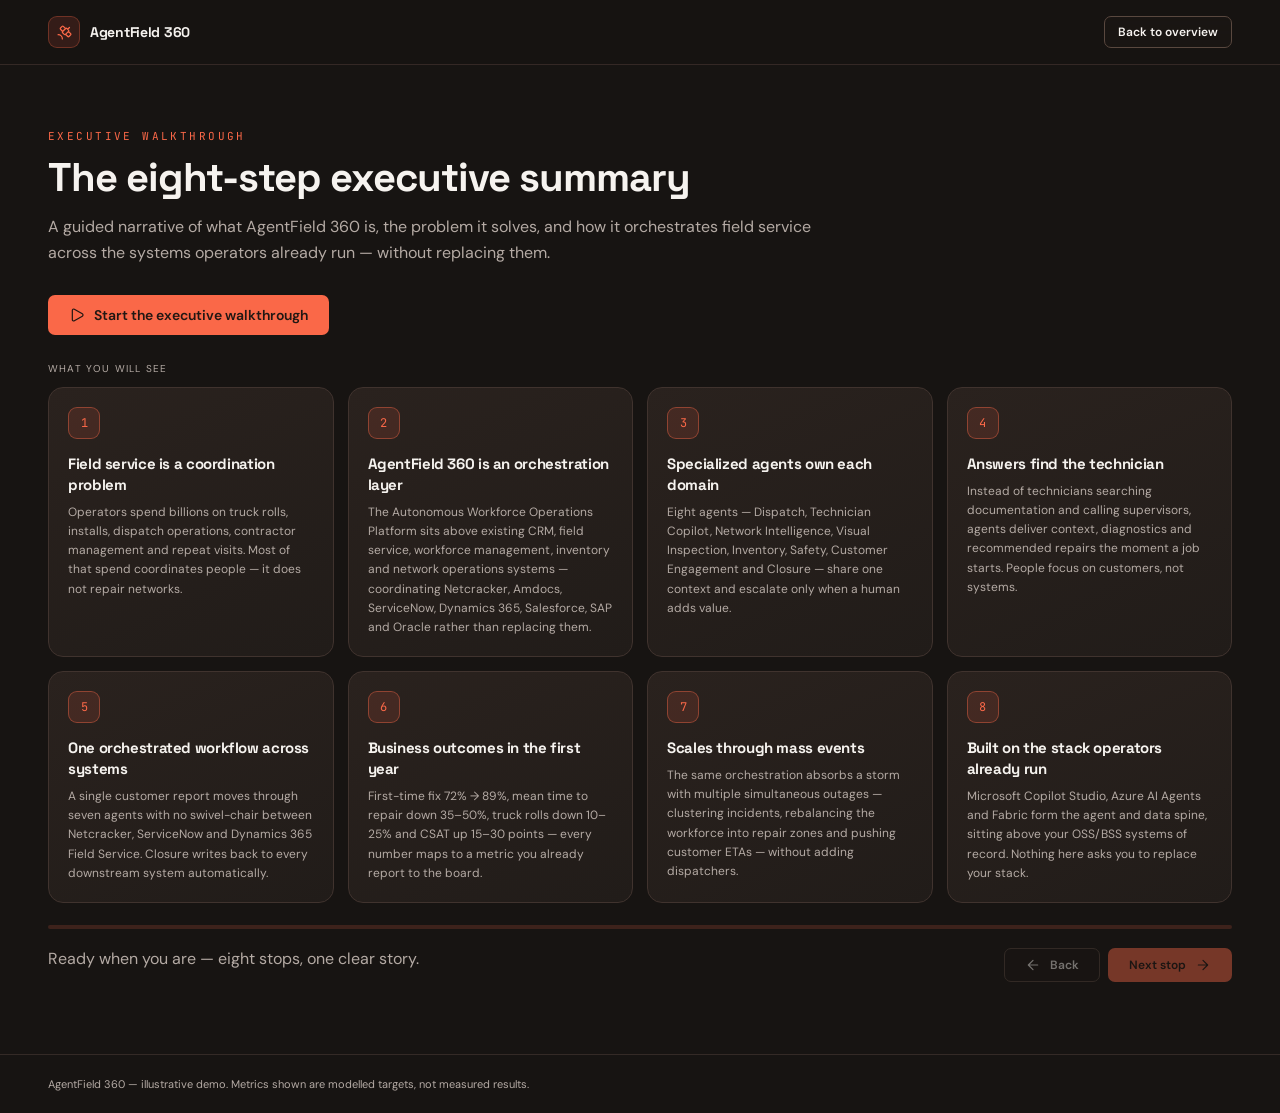
<file: walkthrough/index.html>
<!doctype html>
<html lang="en">
  <head>
    <meta charset="utf-8">
    <meta name="viewport" content="width=device-width, initial-scale=1">
    <meta name="theme-color" content="#171412">
    <meta name="description" content="A guided executive summary of AgentField 360, the autonomous workforce operations platform for telecom.">
    <title>Executive Walkthrough | AgentField 360</title>
    <link rel="preconnect" href="https://fonts.googleapis.com">
    <link rel="preconnect" href="https://fonts.gstatic.com" crossorigin>
    <link href="https://fonts.googleapis.com/css2?family=DM+Sans:wght@400;500;600&family=JetBrains+Mono:wght@400;500&family=Space+Grotesk:wght@500;600;700&display=swap" rel="stylesheet">
    <link rel="stylesheet" href="../styles.css">
    <script src="../app.js" defer></script>
  </head>
  <body>
    <div id="app" data-page="walkthrough"></div>
  </body>
</html>
</file>
<file: styles.css>
:root {
  color-scheme: dark;
  --background: #171412;
  --foreground: #f6f3ef;
  --muted: #b4aaa4;
  --primary: #fa6848;
  --primary-soft: rgba(250, 104, 72, .13);
  --accent: #e8c47a;
  --secondary: #28221e;
  --border: #40332e;
  --panel: linear-gradient(155deg, #2a221e 0%, #211c19 100%);
  --hero-gradient: linear-gradient(115deg, rgba(23, 20, 18, .97) 8%, rgba(36, 25, 21, .89) 52%, rgba(74, 36, 25, .63) 100%);
  --shadow-panel: 0 24px 60px -30px rgba(0, 0, 0, .9);
  --content: 1184px;
  font-family: "DM Sans", sans-serif;
  font-synthesis: none;
  text-rendering: optimizeLegibility;
  -webkit-font-smoothing: antialiased;
  scroll-behavior: smooth;
}

* { box-sizing: border-box; }
body { margin: 0; background: var(--background); color: var(--foreground); }
body, button, a { font-family: "DM Sans", sans-serif; }
a { color: inherit; text-decoration: none; }
button { color: inherit; }
img, svg { display: block; }
button:focus-visible, a:focus-visible { outline: 2px solid var(--accent); outline-offset: 3px; }
h1, h2, h3, p { margin-top: 0; }
h1, h2, h3 { font-family: "Space Grotesk", sans-serif; letter-spacing: -.025em; }
h2 { margin-bottom: 0; font-size: clamp(1.9rem, 4vw, 2.5rem); line-height: 1.15; }
h3 { margin-bottom: 0; }
ul, ol { margin: 0; padding: 0; list-style: none; }
.container { width: min(var(--content), calc(100% - 40px)); margin-inline: auto; }
.mono, .eyebrow, .label, .metric-label, .scenario-actor { font-family: "JetBrains Mono", monospace; }
.eyebrow { margin-bottom: 12px; color: var(--primary); font-size: 11px; letter-spacing: .22em; text-transform: uppercase; }
.lead { margin: 13px 0 0; color: var(--muted); font-size: 16px; line-height: 1.65; }
.section { padding-block: 80px; }
.surface { border: 1px solid var(--border); border-radius: 16px; background: var(--panel); box-shadow: var(--shadow-panel); }
.button { display: inline-flex; min-height: 40px; align-items: center; justify-content: center; gap: 9px; padding: 0 20px; border: 1px solid transparent; border-radius: 7px; background: var(--primary); color: #211713; font-size: 14px; font-weight: 600; cursor: pointer; transition: transform .18s ease, background .18s ease, border-color .18s ease; }
.button:hover { transform: translateY(-1px); background: #ff7958; }
.button-outline { border-color: #59483f; background: rgba(28, 24, 21, .66); color: var(--foreground); }
.button-outline:hover { border-color: var(--primary); background: rgba(250, 104, 72, .1); }
.button-small { min-height: 32px; padding-inline: 13px; font-size: 12px; }
.button:disabled { cursor: not-allowed; opacity: .42; transform: none; }
.button svg { width: 16px; height: 16px; }
.text-muted { color: var(--muted); }
.text-primary { color: var(--primary); }
.text-accent { color: var(--accent); }

.site-header { position: sticky; z-index: 20; top: 0; border-bottom: 1px solid rgba(64, 51, 46, .72); background: rgba(23, 20, 18, .84); backdrop-filter: blur(16px); }
.header-inner { display: flex; min-height: 64px; align-items: center; justify-content: space-between; gap: 18px; }
.brand { display: inline-flex; flex: 0 0 auto; align-items: center; gap: 10px; font-family: "Space Grotesk", sans-serif; font-size: 14px; font-weight: 700; letter-spacing: -.02em; }
.brand-mark { display: grid; width: 32px; height: 32px; place-items: center; border: 1px solid rgba(250, 104, 72, .3); border-radius: 9px; background: var(--primary-soft); color: var(--primary); }
.brand-mark svg { width: 17px; height: 17px; }
.main-nav { display: flex; align-items: center; gap: clamp(12px, 2vw, 25px); color: var(--muted); font-size: 13px; }
.main-nav a { transition: color .16s ease; }
.main-nav a:hover { color: var(--foreground); }
.header-action { flex: 0 0 auto; }
.mobile-menu { display: none; }

.hero { position: relative; overflow: hidden; isolation: isolate; }
.hero-image, .hero-shade, .hero-grid { position: absolute; z-index: -1; inset: 0; width: 100%; height: 100%; }
.hero-image { object-fit: cover; object-position: center 45%; opacity: .35; }
.hero-shade { background: var(--hero-gradient); }
.hero-grid { opacity: .32; background-image: linear-gradient(rgba(250, 104, 72, .1) 1px, transparent 1px), linear-gradient(90deg, rgba(250, 104, 72, .1) 1px, transparent 1px); background-size: 56px 56px; mask-image: linear-gradient(to bottom, black, transparent 85%); }
.hero-content { padding-block: 92px 62px; }
.hero-kicker { margin-bottom: 0; color: var(--primary); font-family: "JetBrains Mono", monospace; font-size: 11px; letter-spacing: .27em; text-transform: uppercase; }
.hero h1 { max-width: 840px; margin: 18px 0 0; font-size: clamp(2.8rem, 6.3vw, 4.55rem); line-height: 1.12; }
.text-signal { background: linear-gradient(90deg, #fa6848, #e8c47a); background-clip: text; -webkit-background-clip: text; color: transparent; }
.hero-copy { max-width: 680px; margin: 21px 0 0; color: rgba(246, 243, 239, .82); font-size: 17px; line-height: 1.65; }
.hero-actions { display: flex; flex-wrap: wrap; gap: 12px; margin-top: 27px; }
.metrics { display: grid; grid-template-columns: repeat(4, 1fr); gap: 12px; margin-top: 52px; }
.metric { display: flex; align-items: center; gap: 15px; padding: 16px 19px; border: 1px solid rgba(92, 68, 57, .72); border-radius: 12px; background: rgba(31, 25, 22, .75); backdrop-filter: blur(8px); }
.metric-icon { width: 21px; height: 21px; flex: 0 0 auto; color: var(--accent); }
.metric-value { margin: 0; font-family: "Space Grotesk", sans-serif; font-size: 25px; font-weight: 700; line-height: 1.1; }
.metric-label { margin: 4px 0 0; color: var(--muted); font-size: 9px; letter-spacing: .13em; text-transform: uppercase; }

.shift-grid { display: grid; grid-template-columns: 1fr 1fr; gap: 40px; align-items: start; }
.problem-list { display: grid; gap: 8px; margin-top: 23px; }
.problem-list li { padding: 10px 13px; border: 1px solid rgba(64, 51, 46, .75); border-radius: 8px; background: rgba(40, 34, 30, .48); color: var(--muted); font-size: 13px; }
.shift-card { padding: 28px; }
.shift-list { display: grid; gap: 13px; margin-top: 23px; }
.shift-row { padding: 14px 15px; border: 1px solid var(--border); border-radius: 11px; background: rgba(40, 34, 30, .5); font-size: 13px; }
.shift-row .label { margin: 0 0 8px; color: var(--primary); font-size: 10px; letter-spacing: .12em; text-transform: uppercase; }
.shift-row p { margin: 3px 0 0; }
.old-state { color: #a99e98; text-decoration: line-through; text-decoration-color: rgba(250, 104, 72, .55); }
.new-state { color: rgba(246, 243, 239, .92); }
.section-band { border-block: 1px solid rgba(64, 51, 46, .7); background: rgba(40, 34, 30, .34); }
.outcomes-grid { display: grid; grid-template-columns: repeat(3, 1fr); gap: 14px; margin-top: 36px; }
.outcome-card { padding: 23px; }
.metric-label { margin: 0; color: var(--muted); font-size: 10px; letter-spacing: .12em; text-transform: uppercase; }
.outcome-value { margin: 11px 0 0; font-family: "Space Grotesk", sans-serif; font-size: 31px; font-weight: 700; }
.outcome-caption { margin: 3px 0 0; color: var(--accent); font-size: 13px; }
.driver-list { display: grid; gap: 6px; margin-top: 17px; color: var(--muted); font-size: 13px; }

.guide-grid { display: grid; grid-template-columns: repeat(2, 1fr); gap: 14px; margin-top: 35px; }
.guide-card { padding: 22px; }
.guide-top { display: flex; align-items: baseline; gap: 12px; }
.guide-time { color: var(--primary); font-size: 11px; }
.guide-stop { color: var(--muted); font-size: 10px; letter-spacing: .1em; text-transform: uppercase; }
.guide-card h3 { margin-top: 8px; font-size: 17px; }
.guide-quote { margin: 12px 0 0; padding-left: 12px; border-left: 2px solid rgba(250, 104, 72, .55); color: rgba(246, 243, 239, .88); font-size: 13px; font-style: italic; line-height: 1.6; }
.guide-show { margin: 13px 0 0; color: var(--muted); font-size: 12px; line-height: 1.55; }
.guide-show strong, .proof-label { color: var(--accent); font-family: "JetBrains Mono", monospace; font-size: 9px; letter-spacing: .08em; text-transform: uppercase; }
.guide-proof { margin-top: 13px; padding-top: 11px; border-top: 1px solid var(--border); }
.proof-label { margin: 0; color: var(--muted); }
.proof-pills { display: flex; flex-wrap: wrap; gap: 6px; margin-top: 8px; }
.proof-pills span, .tag { padding: 4px 7px; border: 1px solid var(--border); border-radius: 4px; background: rgba(40, 34, 30, .62); color: var(--muted); font-size: 10px; }

.scenario-shell { margin-top: 34px; padding: 23px; }
.scenario-tabs { display: flex; gap: 8px; overflow-x: auto; padding-bottom: 4px; }
.scenario-tab { flex: 0 0 auto; padding: 8px 14px; border: 1px solid var(--border); border-radius: 999px; background: transparent; color: var(--muted); font-size: 12px; cursor: pointer; transition: .16s ease; }
.scenario-tab:hover { border-color: rgba(250, 104, 72, .55); color: var(--foreground); }
.scenario-tab.active { border-color: rgba(250, 104, 72, .68); background: var(--primary-soft); color: var(--primary); }
.scenario-meta { display: flex; flex-wrap: wrap; align-items: end; justify-content: space-between; gap: 18px; margin-top: 22px; }
.scenario-info { display: flex; flex-wrap: wrap; gap: 28px; }
.label { margin: 0; color: var(--muted); font-size: 9px; letter-spacing: .13em; text-transform: uppercase; }
.scenario-info p:last-child { margin: 5px 0 0; font-size: 14px; }
.scenario-controls { display: flex; gap: 8px; }
.progress-track { display: flex; gap: 6px; margin-top: 19px; }
.progress-segment { height: 6px; flex: 1 1 0; border: 0; border-radius: 99px; background: rgba(250, 104, 72, .2); cursor: pointer; }
.progress-segment.done { background: var(--primary); }
.step-strip { display: flex; gap: 11px; overflow-x: auto; margin: 17px -23px 0; padding: 0 23px 7px; scrollbar-color: #514138 transparent; }
.step-tile { width: 176px; min-height: 124px; flex: 0 0 auto; padding: 11px; border: 1px solid var(--border); border-radius: 11px; background: rgba(40, 34, 30, .55); text-align: left; cursor: pointer; transition: .16s ease; }
.step-tile:hover { border-color: rgba(250, 104, 72, .45); }
.step-tile.active { border-color: rgba(250, 104, 72, .68); background: rgba(250, 104, 72, .09); box-shadow: 0 10px 34px -25px rgba(250, 104, 72, .7); }
.step-tile.complete { border-color: rgba(250, 104, 72, .32); }
.step-index { display: grid; width: 24px; height: 24px; place-items: center; border: 1px solid var(--border); border-radius: 6px; color: var(--muted); font-size: 10px; }
.active .step-index, .complete .step-index { border-color: rgba(250, 104, 72, .5); background: var(--primary-soft); color: var(--primary); }
.scenario-actor { margin: 12px 0 0; color: var(--primary); font-size: 9px; letter-spacing: .11em; text-transform: uppercase; }
.step-summary { margin: 5px 0 0; color: rgba(246, 243, 239, .86); font-size: 11px; line-height: 1.45; }
.step-detail { margin-top: 14px; padding: 20px; border: 1px solid var(--border); border-radius: 12px; background: rgba(40, 34, 30, .52); animation: rise-in .35s ease both; }
.step-detail h3 { color: var(--primary); font-family: "JetBrains Mono", monospace; font-size: 11px; font-weight: 500; letter-spacing: .12em; text-transform: uppercase; }
.step-detail > p { max-width: 790px; margin: 12px 0 0; color: rgba(246, 243, 239, .91); font-size: 15px; line-height: 1.65; }
.step-bullets { display: grid; grid-template-columns: repeat(3, 1fr); gap: 7px; margin-top: 12px; color: var(--muted); font-size: 11px; }
.step-bullets li::before { content: "›"; padding-right: 6px; color: var(--accent); }
.step-extras { display: grid; grid-template-columns: repeat(3, 1fr); gap: 16px; margin-top: 17px; padding-top: 14px; border-top: 1px solid rgba(64, 51, 46, .7); }
.step-extra { display: flex; align-items: start; gap: 8px; color: rgba(246, 243, 239, .82); font-size: 11px; line-height: 1.55; }
.step-extra strong { color: var(--foreground); }
.extra-icon { flex: 0 0 auto; color: var(--primary); }
.step-actions { display: flex; gap: 8px; margin-top: 18px; }

.agents-grid { display: grid; grid-template-columns: repeat(4, 1fr); gap: 14px; margin-top: 34px; }
.agent-card { padding: 20px; transition: border-color .18s ease, box-shadow .18s ease; }
.agent-card:hover { border-color: rgba(250, 104, 72, .46); box-shadow: 0 18px 48px -30px rgba(250, 104, 72, .45); }
.agent-head { display: flex; align-items: center; gap: 11px; }
.agent-number { display: grid; width: 31px; height: 31px; flex: 0 0 auto; place-items: center; border: 1px solid rgba(250, 104, 72, .4); border-radius: 8px; background: var(--primary-soft); color: var(--primary); font-family: "JetBrains Mono", monospace; font-size: 12px; }
.agent-card h3 { font-size: 15px; line-height: 1.3; }
.agent-card ul { display: grid; gap: 6px; margin-top: 15px; color: rgba(246, 243, 239, .83); font-size: 12px; }
.agent-meta { margin-top: 15px; padding-top: 11px; border-top: 1px solid var(--border); }
.agent-meta summary { color: var(--muted); font-family: "JetBrains Mono", monospace; font-size: 9px; letter-spacing: .1em; text-transform: uppercase; cursor: pointer; list-style: none; }
.agent-meta summary::-webkit-details-marker { display: none; }
.agent-meta summary::after { content: "+"; float: right; color: var(--primary); font-size: 14px; }
.agent-meta[open] summary::after { content: "−"; }
.agent-meta .proof-pills { margin-top: 9px; }
.flow-card { padding: 23px; }
.flow-list { display: grid; gap: 8px; }
.flow-row { display: flex; align-items: center; gap: 14px; padding: 12px 14px; border: 1px solid var(--border); border-radius: 10px; background: rgba(40, 34, 30, .48); color: rgba(246, 243, 239, .9); font-size: 13px; }
.flow-number { color: var(--primary); font-size: 10px; }
.flow-arrow { margin-left: 31px; color: rgba(232, 196, 122, .7); }
.flow-caption { margin: 19px 0 0; color: var(--muted); font-size: 13px; }

.architecture-grid { display: grid; grid-template-columns: repeat(3, 1fr); gap: 14px; margin-top: 34px; }
.architecture-card { padding: 21px; }
.architecture-accent { width: 58px; height: 4px; border-radius: 99px; background: linear-gradient(90deg, var(--primary), var(--accent)); background-size: 200% 100%; animation: flow-line 3s linear infinite; }
.architecture-card h3 { margin-top: 14px; font-size: 16px; }
.architecture-card ul { display: grid; gap: 6px; margin-top: 11px; color: var(--muted); font-size: 12px; }
.quote-section { padding-block: 55px 75px; }
.quote-box { display: grid; grid-template-columns: 1.4fr 1fr; gap: 40px; align-items: center; padding: 30px; }
.quote-box blockquote { margin: 0; font-family: "Space Grotesk", sans-serif; font-size: clamp(1.4rem, 3vw, 2rem); font-weight: 600; line-height: 1.4; }
.quote-perks { display: flex; flex-wrap: wrap; gap: 8px; }
.quote-perks span { padding: 7px 9px; border: 1px solid var(--border); border-radius: 5px; background: rgba(40, 34, 30, .58); color: var(--accent); font-size: 11px; }
.site-footer { padding-block: 22px; border-top: 1px solid rgba(64, 51, 46, .72); color: var(--muted); font-size: 11px; }

.walkthrough-main { min-height: calc(100vh - 120px); padding-block: 64px 72px; }
.walkthrough-intro { max-width: 790px; }
.walkthrough-launch { margin-top: 28px; }
.walkthrough-label { margin: 27px 0 12px; color: var(--muted); font-size: 10px; letter-spacing: .12em; text-transform: uppercase; }
.walkthrough-grid { display: grid; grid-template-columns: repeat(4, 1fr); gap: 14px; }
.walk-card { min-height: 205px; padding: 19px; border: 1px solid var(--border); border-radius: 15px; background: var(--panel); transition: border-color .16s ease, transform .16s ease; }
.walk-card:hover { transform: translateY(-2px); border-color: rgba(250, 104, 72, .5); }
.walk-number { display: grid; width: 32px; height: 32px; place-items: center; border: 1px solid rgba(250, 104, 72, .42); border-radius: 9px; background: var(--primary-soft); color: var(--primary); font-family: "JetBrains Mono", monospace; font-size: 12px; }
.walk-card h3 { margin-top: 14px; font-size: 15px; line-height: 1.4; }
.walk-card p { margin: 8px 0 0; color: var(--muted); font-size: 12px; line-height: 1.6; }
.walk-card.active { border-color: var(--primary); box-shadow: 0 0 0 1px rgba(250, 104, 72, .2), var(--shadow-panel); }
.walk-progress { height: 4px; margin-top: 22px; overflow: hidden; border-radius: 99px; background: rgba(250, 104, 72, .17); }
.walk-progress span { display: block; width: 0; height: 100%; background: linear-gradient(90deg, var(--primary), var(--accent)); transition: width .35s ease; }
.walk-card-actions { display: flex; flex-wrap: wrap; justify-content: space-between; gap: 12px; margin-top: 19px; }
.walk-card-actions .button { min-height: 34px; font-size: 12px; }
.walk-card-actions .right-actions { display: flex; gap: 8px; }

@keyframes rise-in { from { opacity: 0; transform: translateY(7px); } to { opacity: 1; transform: translateY(0); } }
@keyframes flow-line { to { background-position: -200% 0; } }

@media (max-width: 980px) {
  .main-nav { gap: 13px; font-size: 12px; }
  .header-action { display: none; }
  .agents-grid { grid-template-columns: repeat(2, 1fr); }
  .walkthrough-grid { grid-template-columns: repeat(2, 1fr); }
}
@media (max-width: 720px) {
  .container { width: min(var(--content), calc(100% - 32px)); }
  .section { padding-block: 60px; }
  .header-inner { min-height: 60px; flex-wrap: wrap; }
  .main-nav { order: 3; width: 100%; gap: 20px; overflow-x: auto; padding: 0 0 11px; white-space: nowrap; }
  .hero-content { padding-block: 70px 45px; }
  .hero h1 { font-size: clamp(2.45rem, 11vw, 3.65rem); }
  .hero-copy { font-size: 15px; }
  .metrics { grid-template-columns: repeat(2, 1fr); margin-top: 37px; }
  .metric { gap: 11px; padding: 14px; }
  .metric-value { font-size: 22px; }
  .metric-label { font-size: 8px; }
  .shift-grid { grid-template-columns: 1fr; gap: 25px; }
  .outcomes-grid { grid-template-columns: repeat(2, 1fr); }
  .guide-grid { grid-template-columns: 1fr; }
  .scenario-shell { padding: 16px; }
  .step-strip { margin-inline: -16px; padding-inline: 16px; }
  .step-extras { grid-template-columns: 1fr; gap: 9px; }
  .architecture-grid { grid-template-columns: repeat(2, 1fr); }
  .quote-box { grid-template-columns: 1fr; gap: 22px; }
}
@media (max-width: 480px) {
  .outcomes-grid, .agents-grid, .architecture-grid, .walkthrough-grid { grid-template-columns: 1fr; }
  .walk-card { min-height: 0; }
  .scenario-meta { align-items: stretch; }
  .scenario-controls { width: 100%; }
  .scenario-controls .button { flex: 1; }
  .step-bullets { grid-template-columns: 1fr; }
  .quote-box { padding: 22px; }
}
@media (prefers-reduced-motion: reduce) {
  *, *::before, *::after { scroll-behavior: auto !important; animation-duration: .01ms !important; animation-iteration-count: 1 !important; transition-duration: .01ms !important; }
}
</file>
